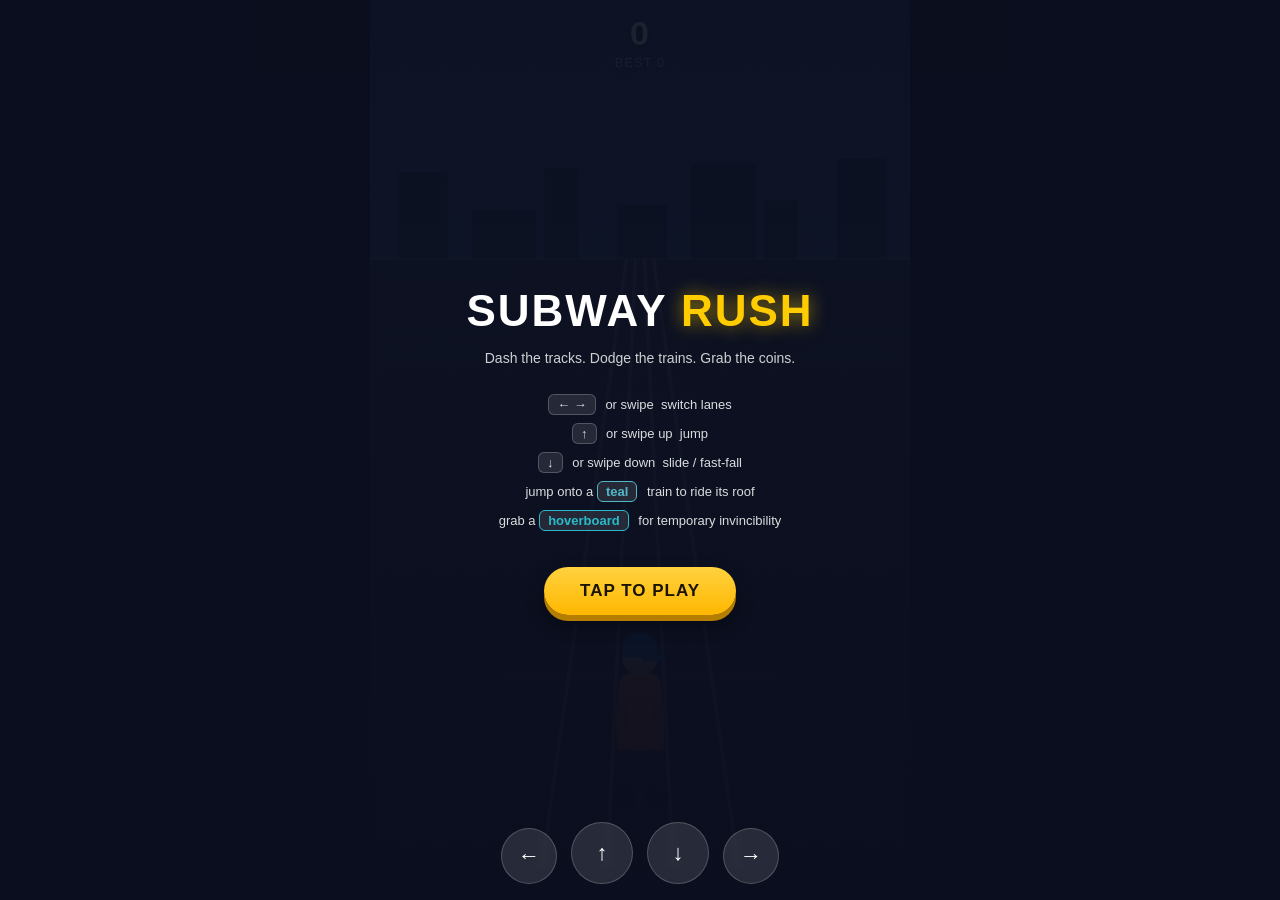
<file: index.html>
<!doctype html>
<html lang="en">
<head>
<meta charset="UTF-8" />
<meta name="viewport" content="width=device-width, initial-scale=1, maximum-scale=1, user-scalable=no, viewport-fit=cover" />
<title>Subway Rush</title>
<link rel="stylesheet" href="css/style.css" />
</head>
<body>
  <div id="stage">
    <canvas id="game" width="480" height="800"></canvas>

    <div id="hud">
      <div id="score">0</div>
      <div id="best">BEST <span id="bestVal">0</span></div>
    </div>

    <div id="startScreen" class="overlay">
      <h1>SUBWAY <span>RUSH</span></h1>
      <p class="tagline">Dash the tracks. Dodge the trains. Grab the coins.</p>
      <div class="howto">
        <div><span class="key">&larr; &rarr;</span> or swipe &nbsp;switch lanes</div>
        <div><span class="key">&uarr;</span> or swipe up &nbsp;jump</div>
        <div><span class="key">&darr;</span> or swipe down &nbsp;slide / fast-fall</div>
        <div>jump onto a <span class="key" style="color:#5fd6e6;border-color:#5fd6e6;">teal</span> train to ride its roof</div>
        <div>grab a <span class="key" style="color:#2fd8e8;border-color:#2fd8e8;">hoverboard</span> for temporary invincibility</div>
      </div>
      <button id="startBtn" class="btn">TAP TO PLAY</button>
    </div>

    <div id="gameOverScreen" class="overlay hidden">
      <h2>BUSTED!</h2>
      <p>Score: <span id="finalScore">0</span></p>
      <p id="newBestMsg" class="hidden">New Best!</p>
      <button id="restartBtn" class="btn">PLAY AGAIN</button>
    </div>

    <div id="touchControls">
      <button id="btnLeft" class="ctrlBtn" aria-label="Move left">&larr;</button>
      <button id="btnJump" class="ctrlBtn tall" aria-label="Jump">&uarr;</button>
      <button id="btnSlide" class="ctrlBtn tall" aria-label="Slide">&darr;</button>
      <button id="btnRight" class="ctrlBtn" aria-label="Move right">&rarr;</button>
    </div>
  </div>

  <script src="js/game.js"></script>
</body>
</html>
</file>
<file: css/style.css>
* {
  box-sizing: border-box;
  -webkit-tap-highlight-color: transparent;
}

html, body {
  margin: 0;
  padding: 0;
  height: 100%;
  background: #0b0d17;
  overflow: hidden;
  font-family: "Segoe UI", "Trebuchet MS", Arial, sans-serif;
  touch-action: none;
}

#stage {
  position: relative;
  width: 100vw;
  height: 100vh;
  display: flex;
  align-items: center;
  justify-content: center;
  user-select: none;
}

#game {
  width: auto;
  height: 100%;
  max-width: 100vw;
  max-height: 100vh;
  aspect-ratio: 480 / 800;
  background: #1b2438;
  display: block;
  touch-action: none;
}

@media (min-aspect-ratio: 480/800) {
  #game { width: auto; height: 100vh; }
}
@media (max-aspect-ratio: 480/800) {
  #game { width: 100vw; height: auto; }
}

#hud {
  position: absolute;
  top: max(14px, env(safe-area-inset-top));
  left: 0;
  right: 0;
  display: flex;
  flex-direction: column;
  align-items: center;
  pointer-events: none;
  color: #fff;
  text-shadow: 0 2px 6px rgba(0,0,0,0.6);
}

#score {
  font-size: 34px;
  font-weight: 800;
  letter-spacing: 1px;
}

#best {
  font-size: 13px;
  opacity: 0.75;
  margin-top: 2px;
  letter-spacing: 1px;
}

.overlay {
  position: absolute;
  inset: 0;
  display: flex;
  flex-direction: column;
  align-items: center;
  justify-content: center;
  background: linear-gradient(180deg, rgba(10,14,30,0.92), rgba(10,14,30,0.97));
  color: #fff;
  text-align: center;
  padding: 24px;
  gap: 10px;
}

.overlay.hidden {
  display: none;
}

.overlay h1 {
  font-size: 44px;
  margin: 0 0 4px;
  letter-spacing: 2px;
  font-weight: 900;
}

.overlay h1 span {
  color: #ffcc00;
  text-shadow: 0 0 18px rgba(255,204,0,0.6);
}

.overlay h2 {
  font-size: 32px;
  color: #ff5252;
  margin: 0 0 6px;
  letter-spacing: 1px;
}

.tagline {
  opacity: 0.8;
  margin: 0 0 18px;
  font-size: 14px;
}

.howto {
  font-size: 13px;
  opacity: 0.85;
  display: flex;
  flex-direction: column;
  gap: 8px;
  margin-bottom: 26px;
}

.key {
  display: inline-block;
  background: rgba(255,255,255,0.12);
  border: 1px solid rgba(255,255,255,0.25);
  border-radius: 6px;
  padding: 2px 8px;
  margin-right: 6px;
  font-weight: 700;
}

.btn {
  background: linear-gradient(180deg, #ffd23f, #ffb700);
  color: #1b1400;
  border: none;
  padding: 14px 36px;
  font-size: 17px;
  font-weight: 800;
  letter-spacing: 1px;
  border-radius: 30px;
  cursor: pointer;
  box-shadow: 0 6px 0 #b57e00, 0 10px 18px rgba(0,0,0,0.4);
  transition: transform 0.05s ease;
}

.btn:active {
  transform: translateY(4px);
  box-shadow: 0 2px 0 #b57e00, 0 4px 10px rgba(0,0,0,0.4);
}

#gameOverScreen p {
  margin: 2px 0;
  font-size: 16px;
}

#newBestMsg {
  color: #ffcc00;
  font-weight: 800;
}

#touchControls {
  position: absolute;
  bottom: max(16px, env(safe-area-inset-bottom));
  left: 0;
  right: 0;
  display: flex;
  align-items: flex-end;
  justify-content: center;
  gap: 14px;
  pointer-events: none;
}

.ctrlBtn {
  pointer-events: auto;
  width: 56px;
  height: 56px;
  border-radius: 50%;
  border: none;
  background: rgba(255,255,255,0.12);
  color: #fff;
  font-size: 22px;
  font-weight: 800;
  backdrop-filter: blur(2px);
  border: 1px solid rgba(255,255,255,0.2);
}

.ctrlBtn:active {
  background: rgba(255,255,255,0.28);
}

.ctrlBtn.tall {
  width: 62px;
  height: 62px;
}
</file>
